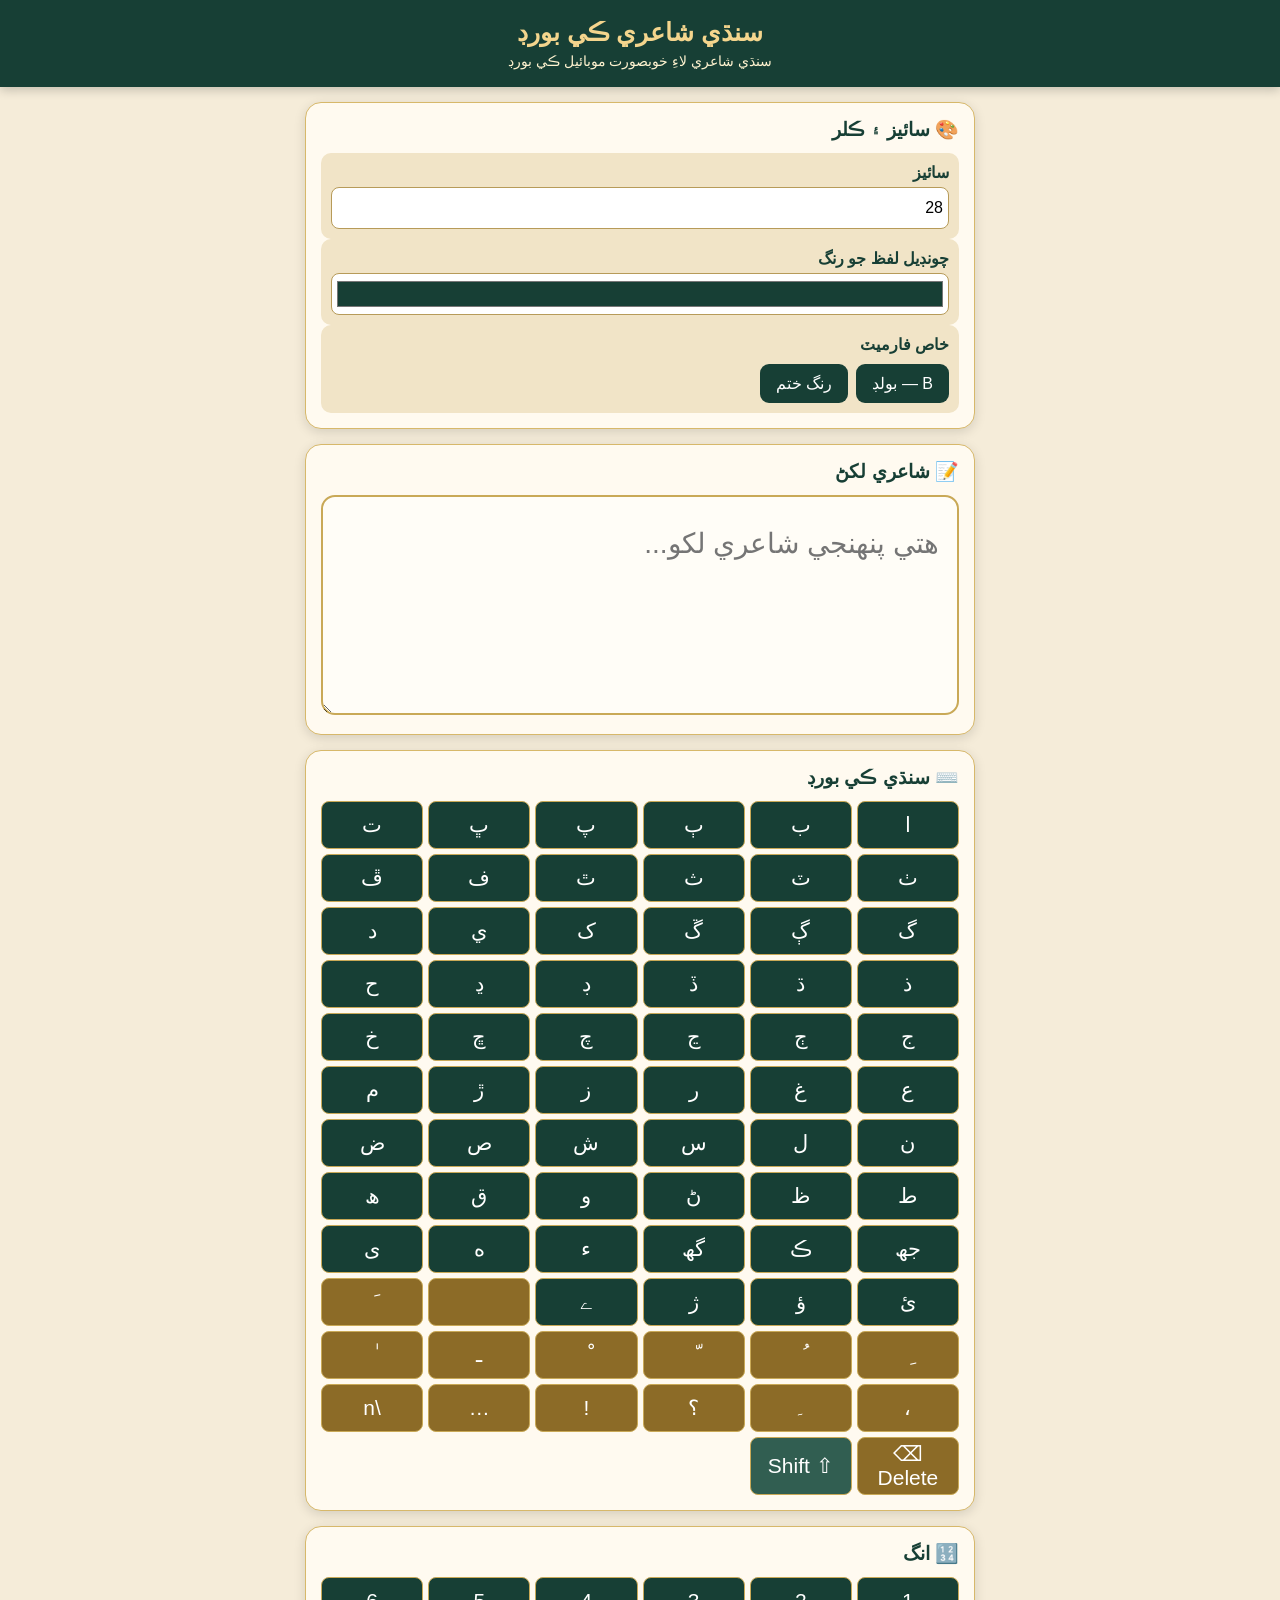
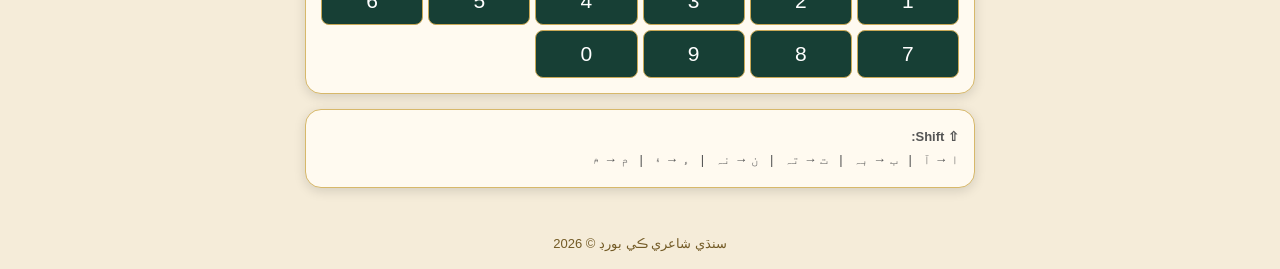
<file: index.html>
<!DOCTYPE html>
<html lang="sd" dir="rtl">
<head>

<meta charset="UTF-8">
<meta name="viewport" content="width=device-width, initial-scale=1.0">

<title>سنڌي شاعري ڪي بورڊ</title>

<link rel="manifest" href="./manifest.json">
<meta name="theme-color" content="#173f35">

<style>

*{
  box-sizing:border-box;
}

body{
  margin:0;
  background:#f5ecd9;
  color:#173f35;
  font-family:Arial,sans-serif;
}

.header{
  background:#173f35;
  color:#f4d58d;
  text-align:center;
  padding:18px 10px;
  box-shadow:0 3px 10px #0003;
}

.header h1{
  margin:0;
  font-size:25px;
}

.header p{
  margin:6px 0 0;
  color:#fff3d0;
  font-size:14px;
}

.container{
  max-width:700px;
  margin:auto;
  padding:15px;
}

.card{
  background:#fffaf0;
  border:1px solid #d7b86a;
  border-radius:16px;
  padding:15px;
  margin-bottom:15px;
  box-shadow:0 3px 12px #0002;
}

.card h2{
  margin:0 0 12px;
  font-size:19px;
  color:#173f35;
}

.controls{
  display:grid;
  grid-template-columns:1fr 1fr;
  gap:10px;
}

.control{
  background:#f1e4c7;
  padding:10px;
  border-radius:10px;
}

.control label{
  display:block;
  font-weight:bold;
  margin-bottom:5px;
}

select,
input[type="number"],
input[type="color"]{
  width:100%;
  min-height:42px;
  border:1px solid #b79b59;
  border-radius:8px;
  background:white;
  padding:5px;
  font-size:16px;
}

input[type="color"]{
  padding:3px;
}

.buttons{
  display:flex;
  gap:8px;
  flex-wrap:wrap;
  margin-top:10px;
}

button{
  border:0;
  border-radius:9px;
  padding:10px 16px;
  font-size:16px;
  cursor:pointer;
  background:#173f35;
  color:white;
}

button.active{
  background:#b58b28;
}

#poetryText{
  width:100%;
  min-height:220px;
  resize:vertical;
  padding:18px;
  border:2px solid #c9a957;
  border-radius:14px;
  background:#fffdf7;
  color:#173f35;
  outline:none;
  line-height:2.1;
  font-family:Arial,sans-serif;
  font-size:28px;
}

.keyboard{
  display:grid;
  grid-template-columns:repeat(6,1fr);
  gap:5px;
  margin-top:10px;
}

.key{
  min-height:48px;
  background:#173f35;
  color:#fff;
  border-radius:8px;
  border:1px solid #c9a957;
  font-size:21px;
  padding:4px;
  transition:.12s;
}

.key:active{
  transform:scale(.95);
  background:#b58b28;
}

.special{
  background:#8c6b27;
}

.shift{
  background:#315e51;
}

.shift.active{
  background:#b58b28;
  box-shadow:0 0 0 2px #f4d58d inset;
}

.info{
  font-size:13px;
  line-height:1.8;
  color:#555;
}

.footer{
  text-align:center;
  padding:18px;
  font-size:13px;
  color:#735b26;
}

@media(max-width:500px){

  .controls{
    grid-template-columns:1fr;
  }

  #poetryText{
    font-size:25px;
  }

  .keyboard{
    grid-template-columns:repeat(5,1fr);
  }

  .key{
    min-height:48px;
    font-size:20px;
    padding:3px;
  }

}

</style>
</head>

<body>

<div class="header">

  <h1>سنڌي شاعري ڪي بورڊ</h1>

  <p>
    سنڌي شاعري لاءِ خوبصورت موبائيل ڪي بورڊ
  </p>

</div>

<div class="container">

<!-- =========================
     SIZE / COLOR
========================= -->

<div class="card">

  <h2>🎨 سائيز ۽ ڪلر</h2>

  <div class="control">

    <label>سائيز</label>

    <input
      type="number"
      id="fontSize"
      value="28"
      min="12"
      max="80"
      oninput="changeSize()">

  </div>

  <div class="control">

    <label>چونڊيل لفظ جو رنگ</label>

    <input
      type="color"
      id="fontColor"
      value="#173f35"
      oninput="changeColor()">

  </div>

  <div class="control">

    <label>خاص فارميٽ</label>

    <div class="buttons">

      <button
        id="boldBtn"
        onclick="toggleBold()">
        B — بولڊ
      </button>

      <button
        onclick="removeColor()">
        رنگ ختم
      </button>

    </div>

  </div>

</div>


<!-- =========================
     POETRY
========================= -->

<div class="card">

  <h2>📝 شاعري لکڻ</h2>

  <textarea
    id="poetryText"
    placeholder="هتي پنهنجي شاعري لکو..."></textarea>

</div>


<!-- =========================
     SINDHI KEYBOARD
========================= -->

<div class="card">

  <h2>⌨️ سنڌي ڪي بورڊ</h2>

  <div class="keyboard" id="keyboard">


<!-- =========================
     SINDHI LETTERS
========================= -->

<button class="key" data-normal="ا" data-shift="آ" onclick="keyboardKey(this)">ا</button>

<button class="key" data-normal="ب" data-shift="بہ" onclick="keyboardKey(this)">ب</button>

<button class="key" data-normal="ٻ" onclick="keyboardKey(this)">ٻ</button>

<button class="key" data-normal="پ" onclick="keyboardKey(this)">پ</button>

<button class="key" data-normal="ڀ" onclick="keyboardKey(this)">ڀ</button>

<button class="key" data-normal="ت" data-shift="تہ" onclick="keyboardKey(this)">ت</button>


<button class="key" data-normal="ٺ" onclick="keyboardKey(this)">ٺ</button>

<button class="key" data-normal="ٽ" onclick="keyboardKey(this)">ٽ</button>

<button class="key" data-normal="ث" onclick="keyboardKey(this)">ث</button>

<button class="key" data-normal="ٿ" onclick="keyboardKey(this)">ٿ</button>

<button class="key" data-normal="ف" onclick="keyboardKey(this)">ف</button>

<button class="key" data-normal="ڦ" onclick="keyboardKey(this)">ڦ</button>


<button class="key" data-normal="گ" onclick="keyboardKey(this)">گ</button>

<button class="key" data-normal="ڳ" onclick="keyboardKey(this)">ڳ</button>

<button class="key" data-normal="ڱ" onclick="keyboardKey(this)">ڱ</button>

<button class="key" data-normal="ک" onclick="keyboardKey(this)">ک</button>

<button class="key" data-normal="ي" onclick="keyboardKey(this)">ي</button>


<button class="key" data-normal="د" onclick="keyboardKey(this)">د</button>

<button class="key" data-normal="ذ" onclick="keyboardKey(this)">ذ</button>

<button class="key" data-normal="ڌ" onclick="keyboardKey(this)">ڌ</button>

<button class="key" data-normal="ڏ" onclick="keyboardKey(this)">ڏ</button>

<button class="key" data-normal="ڊ" onclick="keyboardKey(this)">ڊ</button>

<button class="key" data-normal="ڍ" onclick="keyboardKey(this)">ڍ</button>


<button class="key" data-normal="ح" onclick="keyboardKey(this)">ح</button>

<button class="key" data-normal="ج" onclick="keyboardKey(this)">ج</button>

<button class="key" data-normal="ڄ" onclick="keyboardKey(this)">ڄ</button>

<button class="key" data-normal="ڃ" onclick="keyboardKey(this)">ڃ</button>

<button class="key" data-normal="چ" onclick="keyboardKey(this)">چ</button>

<button class="key" data-normal="ڇ" onclick="keyboardKey(this)">ڇ</button>


<button class="key" data-normal="خ" onclick="keyboardKey(this)">خ</button>

<button class="key" data-normal="ع" onclick="keyboardKey(this)">ع</button>

<button class="key" data-normal="غ" onclick="keyboardKey(this)">غ</button>

<button class="key" data-normal="ر" onclick="keyboardKey(this)">ر</button>

<button class="key" data-normal="ز" onclick="keyboardKey(this)">ز</button>

<button class="key" data-normal="ڙ" onclick="keyboardKey(this)">ڙ</button>


<button class="key" data-normal="م" data-shift="۾" onclick="keyboardKey(this)">م</button>

<button class="key" data-normal="ن" data-shift="نہ" onclick="keyboardKey(this)">ن</button>

<button class="key" data-normal="ل" onclick="keyboardKey(this)">ل</button>

<button class="key" data-normal="س" onclick="keyboardKey(this)">س</button>

<button class="key" data-normal="ش" onclick="keyboardKey(this)">ش</button>

<button class="key" data-normal="ص" onclick="keyboardKey(this)">ص</button>


<button class="key" data-normal="ض" onclick="keyboardKey(this)">ض</button>

<button class="key" data-normal="ط" onclick="keyboardKey(this)">ط</button>

<button class="key" data-normal="ظ" onclick="keyboardKey(this)">ظ</button>

<button class="key" data-normal="ڻ" onclick="keyboardKey(this)">ڻ</button>

<button class="key" data-normal="و" onclick="keyboardKey(this)">و</button>

<button class="key" data-normal="ق" onclick="keyboardKey(this)">ق</button>


<button class="key" data-normal="ھ" onclick="keyboardKey(this)">ھ</button>

<button class="key" data-normal="جھ" onclick="keyboardKey(this)">جھ</button>

<button class="key" data-normal="ڪ" onclick="keyboardKey(this)">ڪ</button>

<button class="key" data-normal="گھ" onclick="keyboardKey(this)">گھ</button>

<button class="key" data-normal="ء" data-shift="۽" onclick="keyboardKey(this)">ء</button>


<!-- =========================
     EXTRA LETTERS
========================= -->

<button class="key" data-normal="ه" onclick="keyboardKey(this)">ه</button>

<button class="key" data-normal="ى" onclick="keyboardKey(this)">ى</button>

<button class="key" data-normal="ئ" onclick="keyboardKey(this)">ئ</button>

<button class="key" data-normal="ؤ" onclick="keyboardKey(this)">ؤ</button>

<button class="key" data-normal="ژ" onclick="keyboardKey(this)">ژ</button>

<button class="key" data-normal="ے" onclick="keyboardKey(this)">ے</button>


<!-- =========================
     SPACE
========================= -->

<button
  class="key special"
  data-normal=" "
  onclick="keyboardKey(this)">
  Space
</button>


<!-- =========================
     SPECIAL MARKS
========================= -->

<button class="key special" data-normal="َ" onclick="keyboardKey(this)">َ</button>

<button class="key special" data-normal="ِ" onclick="keyboardKey(this)">ِ</button>

<button class="key special" data-normal="ُ" onclick="keyboardKey(this)">ُ</button>

<button class="key special" data-normal="ّ" onclick="keyboardKey(this)">ّ</button>

<button class="key special" data-normal="ْ" onclick="keyboardKey(this)">ْ</button>

<button class="key special" data-normal="ـ" onclick="keyboardKey(this)">ـ</button>

<button class="key special" data-normal="ٰ" onclick="keyboardKey(this)">ٰ</button>


<!-- =========================
     PUNCTUATION
========================= -->

<button class="key special" data-normal="،" onclick="keyboardKey(this)">،</button>

<button class="key special" data-normal="۔" onclick="keyboardKey(this)">۔</button>

<button class="key special" data-normal="؟" onclick="keyboardKey(this)">؟</button>

<button class="key special" data-normal="!" onclick="keyboardKey(this)">!</button>

<button class="key special" data-normal="…" onclick="keyboardKey(this)">…</button>

<button class="key special" data-normal="\n" onclick="keyboardKey(this)">↵</button>


<!-- =========================
     DELETE / SHIFT
========================= -->

<button
  class="key special"
  onclick="backspace()">
  ⌫ Delete
</button>

<button
  id="shiftButton"
  class="key shift"
  onclick="shiftKey()">
  ⇧ Shift
</button>

  </div>

</div>


<!-- =========================
     NUMBERS
========================= -->

<div class="card">

  <h2>🔢 انگ</h2>

  <div class="keyboard">

    <button class="key" onclick="writeChar('1')">1</button>

    <button class="key" onclick="writeChar('2')">2</button>

    <button class="key" onclick="writeChar('3')">3</button>

    <button class="key" onclick="writeChar('4')">4</button>

    <button class="key" onclick="writeChar('5')">5</button>

    <button class="key" onclick="writeChar('6')">6</button>

    <button class="key" onclick="writeChar('7')">7</button>

    <button class="key" onclick="writeChar('8')">8</button>

    <button class="key" onclick="writeChar('9')">9</button>

    <button class="key" onclick="writeChar('0')">0</button>

  </div>

</div>


<!-- =========================
     SHIFT INFO
========================= -->

<div class="card info">

  <b>⇧ Shift:</b><br>

  ا → آ &nbsp; | &nbsp;
  ب → بہ &nbsp; | &nbsp;
  ت → تہ &nbsp; | &nbsp;
  ن → نہ &nbsp; | &nbsp;
  ء → ۽ &nbsp; | &nbsp;
  م → ۾

</div>

</div>


<!-- =========================
     FOOTER
========================= -->

<div class="footer">

  سنڌي شاعري ڪي بورڊ © 2026

</div>


<script>

/* =========================
   ELEMENTS
========================= */

const textBox =
document.getElementById("poetryText");

const fontSize =
document.getElementById("fontSize");

const fontColor =
document.getElementById("fontColor");

const shiftButton =
document.getElementById("shiftButton");

let bold = false;

let shifted = false;


/* =========================
   SIZE
========================= */

function changeSize(){

  const size =
    fontSize.value + "px";

  textBox.style.fontSize =
    size;

  localStorage.setItem(
    "keyboardFontSize",
    fontSize.value
  );

}


/* =========================
   COLOR
========================= */

function changeColor(){

  textBox.style.color =
    fontColor.value;

  localStorage.setItem(
    "keyboardColor",
    fontColor.value
  );

}


function removeColor(){

  fontColor.value =
    "#173f35";

  changeColor();

}


/* =========================
   BOLD
========================= */

function toggleBold(){

  bold = !bold;

  textBox.style.fontWeight =
    bold ? "bold" : "normal";

  document
    .getElementById("boldBtn")
    .classList
    .toggle(
      "active",
      bold
    );

}


/* =========================
   WRITE
========================= */

function writeChar(char){

  const start =
    textBox.selectionStart;

  const end =
    textBox.selectionEnd;

  textBox.value =
    textBox.value.substring(0,start) +
    char +
    textBox.value.substring(end);

  const newPosition =
    start + char.length;

  textBox.selectionStart =
    textBox.selectionEnd =
    newPosition;

  textBox.focus();

}


/* =========================
   KEYBOARD KEY
========================= */

function keyboardKey(button){

  const normal =
    button.dataset.normal;

  const shift =
    button.dataset.shift;

  let character =
    normal;

  if(shifted && shift){

    character =
      shift;

  }

  writeChar(character);

  if(shifted){

    shifted = false;

    shiftButton
      .classList
      .remove("active");

    resetKeyboardLabels();

  }

}


/* =========================
   DELETE
========================= */

function backspace(){

  const start =
    textBox.selectionStart;

  const end =
    textBox.selectionEnd;

  if(start !== end){

    textBox.value =
      textBox.value.substring(0,start) +
      textBox.value.substring(end);

    textBox.selectionStart =
      textBox.selectionEnd =
      start;

  }

  else if(start > 0){

    const before =
      textBox.value.substring(
        0,
        start
      );

    const after =
      textBox.value.substring(
        end
      );

    const chars =
      Array.from(before);

    chars.pop();

    textBox.value =
      chars.join("") +
      after;

    const newPosition =
      Array.from(
        chars.join("")
      ).length;

    textBox.selectionStart =
      textBox.selectionEnd =
      newPosition;

  }

  textBox.focus();

}


/* =========================
   SHIFT
========================= */

function shiftKey(){

  shifted = !shifted;

  shiftButton
    .classList
    .toggle(
      "active",
      shifted
    );

  document
    .querySelectorAll(
      ".key[data-shift]"
    )
    .forEach(button => {

      button.textContent =
        shifted
        ? button.dataset.shift
        : button.dataset.normal;

    });

}


/* =========================
   RESET NORMAL LABELS
========================= */

function resetKeyboardLabels(){

  document
    .querySelectorAll(
      ".key[data-normal]"
    )
    .forEach(button => {

      button.textContent =
        button.dataset.normal === "\n"
        ? "↵"
        : button.dataset.normal;

    });

}


/* =========================
   RESTORE SAVED SETTINGS
========================= */

window.addEventListener(
  "DOMContentLoaded",
  () => {

    const savedSize =
      localStorage.getItem(
        "keyboardFontSize"
      );

    const savedColor =
      localStorage.getItem(
        "keyboardColor"
      );


    if(savedSize){

      fontSize.value =
        savedSize;

    }


    if(savedColor){

      fontColor.value =
        savedColor;

    }


    shifted = false;

    resetKeyboardLabels();

    changeSize();

    changeColor();

  }
);

</script>

</body>
</html>
</file>
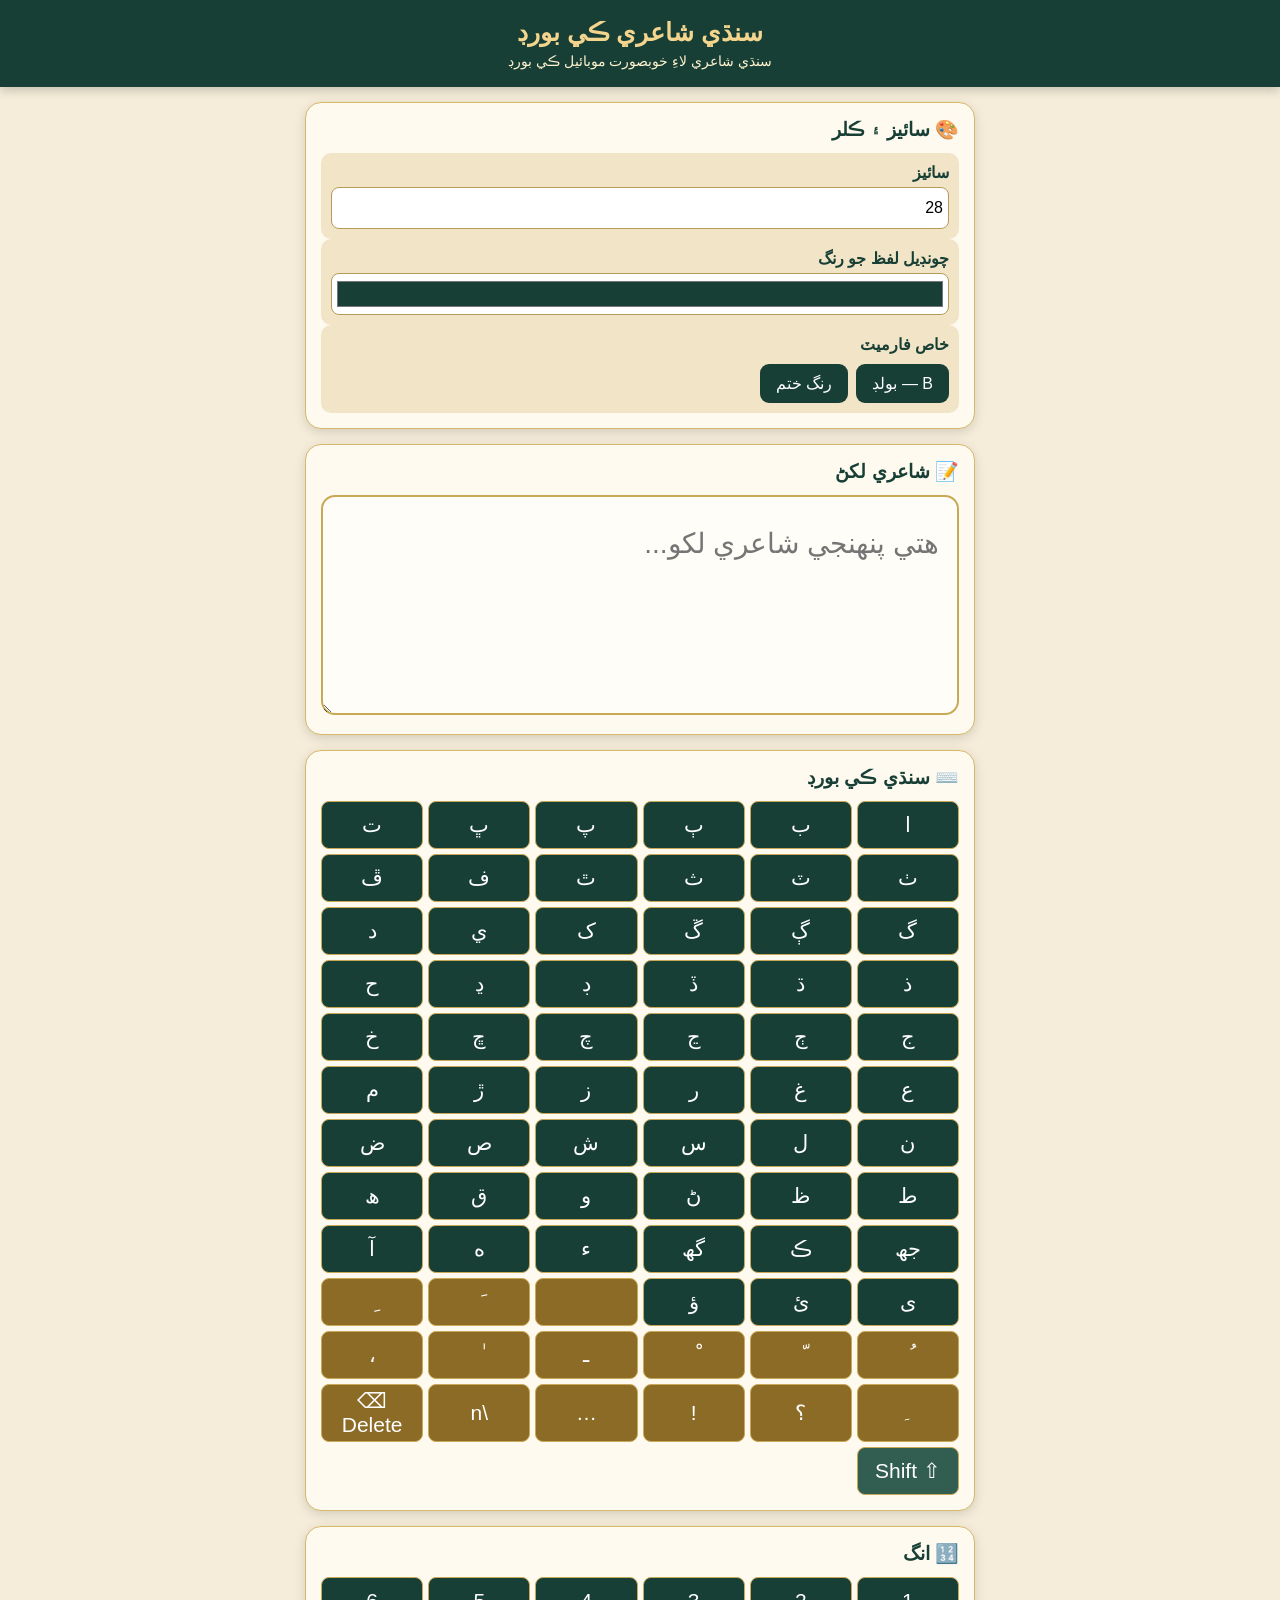
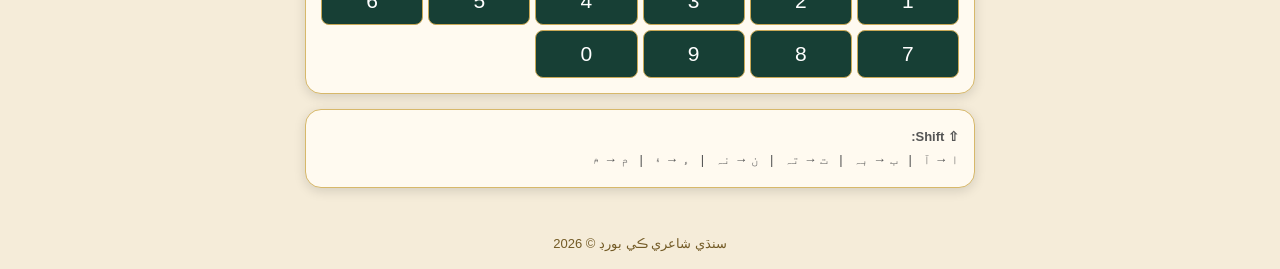
<file: app/src/main/assets/index.html>
<!DOCTYPE html>
<html lang="sd" dir="rtl">
<head>

<meta charset="UTF-8">
<meta name="viewport" content="width=device-width, initial-scale=1.0">

<title>سنڌي شاعري ڪي بورڊ</title>

<link rel="manifest" href="./manifest.json">
<meta name="theme-color" content="#173f35">

<style>

*{
  box-sizing:border-box;
}


/* =========================
   BODY
========================= */

body{
  margin:0;
  background:#f5ecd9;
  color:#173f35;
  font-family:Arial,sans-serif;
}


/* =========================
   HEADER
========================= */

.header{
  background:#173f35;
  color:#f4d58d;
  text-align:center;
  padding:18px 10px;
  box-shadow:0 3px 10px #0003;
}

.header h1{
  margin:0;
  font-size:25px;
}

.header p{
  margin:6px 0 0;
  color:#fff3d0;
  font-size:14px;
}


/* =========================
   CONTAINER
========================= */

.container{
  max-width:700px;
  margin:auto;
  padding:15px;
}


/* =========================
   CARD
========================= */

.card{
  background:#fffaf0;
  border:1px solid #d7b86a;
  border-radius:16px;
  padding:15px;
  margin-bottom:15px;
  box-shadow:0 3px 12px #0002;
}

.card h2{
  margin:0 0 12px;
  font-size:19px;
  color:#173f35;
}


/* =========================
   CONTROLS
========================= */

.controls{
  display:grid;
  grid-template-columns:1fr 1fr;
  gap:10px;
}

.control{
  background:#f1e4c7;
  padding:10px;
  border-radius:10px;
}

.control label{
  display:block;
  font-weight:bold;
  margin-bottom:5px;
}

select,
input[type="number"],
input[type="color"]{
  width:100%;
  min-height:42px;
  border:1px solid #b79b59;
  border-radius:8px;
  background:white;
  padding:5px;
  font-size:16px;
}

input[type="color"]{
  padding:3px;
}


/* =========================
   BUTTONS
========================= */

.buttons{
  display:flex;
  gap:8px;
  flex-wrap:wrap;
  margin-top:10px;
}

button{
  border:0;
  border-radius:9px;
  padding:10px 16px;
  font-size:16px;
  cursor:pointer;
  background:#173f35;
  color:white;
}

button.active{
  background:#b58b28;
}


/* =========================
   POETRY TEXT
========================= */

#poetryText{
  width:100%;
  min-height:220px;
  resize:vertical;
  padding:18px;
  border:2px solid #c9a957;
  border-radius:14px;
  background:#fffdf7;
  color:#173f35;
  outline:none;
  line-height:2.1;
  font-family:Arial,sans-serif;
  font-size:28px;
}


/* =========================
   KEYBOARD
========================= */

.keyboard{
  display:grid;
  grid-template-columns:repeat(6,1fr);
  gap:5px;
  margin-top:10px;
}

.key{
  min-height:48px;
  background:#173f35;
  color:#fff;
  border-radius:8px;
  border:1px solid #c9a957;
  font-size:21px;
  padding:4px;
  transition:.12s;
}

.key:active{
  transform:scale(.95);
  background:#b58b28;
}

.special{
  background:#8c6b27;
}

.shift{
  background:#315e51;
}

.shift.active{
  background:#b58b28;
  box-shadow:0 0 0 2px #f4d58d inset;
}


/* =========================
   INFO
========================= */

.info{
  font-size:13px;
  line-height:1.8;
  color:#555;
}


/* =========================
   FOOTER
========================= */

.footer{
  text-align:center;
  padding:18px;
  font-size:13px;
  color:#735b26;
}


/* =========================
   MOBILE
========================= */

@media(max-width:500px){

  .controls{
    grid-template-columns:1fr;
  }

  #poetryText{
    font-size:25px;
  }

  .keyboard{
    grid-template-columns:repeat(5,1fr);
  }

  .key{
    min-height:48px;
    font-size:20px;
    padding:3px;
  }

}

</style>
</head>

<body>


<div class="header">

  <h1>سنڌي شاعري ڪي بورڊ</h1>

  <p>
    سنڌي شاعري لاءِ خوبصورت موبائيل ڪي بورڊ
  </p>

</div>


<div class="container">


<!-- =========================
     SIZE / COLOR
========================= -->

<div class="card">

  <h2>🎨 سائيز ۽ ڪلر</h2>


  <div class="control">

    <label>سائيز</label>

    <input
      type="number"
      id="fontSize"
      value="28"
      min="12"
      max="80"
      oninput="changeSize()">

  </div>


  <div class="control">

    <label>چونڊيل لفظ جو رنگ</label>

    <input
      type="color"
      id="fontColor"
      value="#173f35"
      oninput="changeColor()">

  </div>


  <div class="control">

    <label>خاص فارميٽ</label>

    <div class="buttons">

      <button
        id="boldBtn"
        onclick="toggleBold()">
        B — بولڊ
      </button>

      <button
        onclick="removeColor()">
        رنگ ختم
      </button>

    </div>

  </div>

</div>


<!-- =========================
     POETRY
========================= -->

<div class="card">

  <h2>📝 شاعري لکڻ</h2>

  <textarea
    id="poetryText"
    placeholder="هتي پنهنجي شاعري لکو..."></textarea>

</div>


<!-- =========================
     SINDHI KEYBOARD
========================= -->

<div class="card">

  <h2>⌨️ سنڌي ڪي بورڊ</h2>

  <div class="keyboard" id="keyboard">


<!-- EXACT ALPHABET ORDER -->

<button class="key" data-normal="ا" data-shift="آ" onclick="keyboardKey(this)">ا</button>

<button class="key" data-normal="ب" data-shift="بہ" onclick="keyboardKey(this)">ب</button>

<button class="key" data-normal="ٻ" onclick="keyboardKey(this)">ٻ</button>

<button class="key" data-normal="پ" onclick="keyboardKey(this)">پ</button>

<button class="key" data-normal="ڀ" onclick="keyboardKey(this)">ڀ</button>

<button class="key" data-normal="ت" data-shift="تہ" onclick="keyboardKey(this)">ت</button>


<button class="key" data-normal="ٺ" onclick="keyboardKey(this)">ٺ</button>

<button class="key" data-normal="ٽ" onclick="keyboardKey(this)">ٽ</button>

<button class="key" data-normal="ث" onclick="keyboardKey(this)">ث</button>

<button class="key" data-normal="ٿ" onclick="keyboardKey(this)">ٿ</button>

<button class="key" data-normal="ف" onclick="keyboardKey(this)">ف</button>

<button class="key" data-normal="ڦ" onclick="keyboardKey(this)">ڦ</button>


<button class="key" data-normal="گ" onclick="keyboardKey(this)">گ</button>

<button class="key" data-normal="ڳ" onclick="keyboardKey(this)">ڳ</button>

<button class="key" data-normal="ڱ" onclick="keyboardKey(this)">ڱ</button>

<button class="key" data-normal="ک" onclick="keyboardKey(this)">ک</button>

<button class="key" data-normal="ي" onclick="keyboardKey(this)">ي</button>


<button class="key" data-normal="د" onclick="keyboardKey(this)">د</button>

<button class="key" data-normal="ذ" onclick="keyboardKey(this)">ذ</button>

<button class="key" data-normal="ڌ" onclick="keyboardKey(this)">ڌ</button>

<button class="key" data-normal="ڏ" onclick="keyboardKey(this)">ڏ</button>

<button class="key" data-normal="ڊ" onclick="keyboardKey(this)">ڊ</button>

<button class="key" data-normal="ڍ" onclick="keyboardKey(this)">ڍ</button>


<button class="key" data-normal="ح" onclick="keyboardKey(this)">ح</button>

<button class="key" data-normal="ج" onclick="keyboardKey(this)">ج</button>

<button class="key" data-normal="ڄ" onclick="keyboardKey(this)">ڄ</button>

<button class="key" data-normal="ڃ" onclick="keyboardKey(this)">ڃ</button>

<button class="key" data-normal="چ" onclick="keyboardKey(this)">چ</button>

<button class="key" data-normal="ڇ" onclick="keyboardKey(this)">ڇ</button>


<button class="key" data-normal="خ" onclick="keyboardKey(this)">خ</button>

<button class="key" data-normal="ع" onclick="keyboardKey(this)">ع</button>

<button class="key" data-normal="غ" onclick="keyboardKey(this)">غ</button>

<button class="key" data-normal="ر" onclick="keyboardKey(this)">ر</button>

<button class="key" data-normal="ز" onclick="keyboardKey(this)">ز</button>

<button class="key" data-normal="ڙ" onclick="keyboardKey(this)">ڙ</button>


<button class="key" data-normal="م" data-shift="۾" onclick="keyboardKey(this)">م</button>

<button class="key" data-normal="ن" data-shift="نہ" onclick="keyboardKey(this)">ن</button>

<button class="key" data-normal="ل" onclick="keyboardKey(this)">ل</button>


<button class="key" data-normal="س" onclick="keyboardKey(this)">س</button>

<button class="key" data-normal="ش" onclick="keyboardKey(this)">ش</button>

<button class="key" data-normal="ص" onclick="keyboardKey(this)">ص</button>


<button class="key" data-normal="ض" onclick="keyboardKey(this)">ض</button>

<button class="key" data-normal="ط" onclick="keyboardKey(this)">ط</button>

<button class="key" data-normal="ظ" onclick="keyboardKey(this)">ظ</button>

<button class="key" data-normal="ڻ" onclick="keyboardKey(this)">ڻ</button>

<button class="key" data-normal="و" onclick="keyboardKey(this)">و</button>

<button class="key" data-normal="ق" onclick="keyboardKey(this)">ق</button>


<button class="key" data-normal="ھ" onclick="keyboardKey(this)">ھ</button>

<button class="key" data-normal="جھ" onclick="keyboardKey(this)">جھ</button>

<button class="key" data-normal="ڪ" onclick="keyboardKey(this)">ڪ</button>

<button class="key" data-normal="گھ" onclick="keyboardKey(this)">گھ</button>

<button class="key" data-normal="ء" data-shift="۽" onclick="keyboardKey(this)">ء</button>


<!-- اضافي اکر -->

<button class="key" data-normal="ه" onclick="keyboardKey(this)">ه</button>

<button class="key" data-normal="آ" onclick="keyboardKey(this)">آ</button>

<button class="key" data-normal="ى" onclick="keyboardKey(this)">ى</button>

<button class="key" data-normal="ئ" onclick="keyboardKey(this)">ئ</button>

<button class="key" data-normal="ؤ" onclick="keyboardKey(this)">ؤ</button>


<!-- SPACE -->

<button
  class="key special"
  data-normal=" "
  onclick="keyboardKey(this)">
  Space
</button>


<!-- SPECIAL MARKS -->

<button class="key special" data-normal="َ" onclick="keyboardKey(this)">َ</button>

<button class="key special" data-normal="ِ" onclick="keyboardKey(this)">ِ</button>

<button class="key special" data-normal="ُ" onclick="keyboardKey(this)">ُ</button>

<button class="key special" data-normal="ّ" onclick="keyboardKey(this)">ّ</button>

<button class="key special" data-normal="ْ" onclick="keyboardKey(this)">ْ</button>

<button class="key special" data-normal="ـ" onclick="keyboardKey(this)">ـ</button>

<button class="key special" data-normal="ٰ" onclick="keyboardKey(this)">ٰ</button>


<!-- PUNCTUATION -->

<button class="key special" data-normal="،" onclick="keyboardKey(this)">،</button>

<button class="key special" data-normal="۔" onclick="keyboardKey(this)">۔</button>

<button class="key special" data-normal="؟" onclick="keyboardKey(this)">؟</button>

<button class="key special" data-normal="!" onclick="keyboardKey(this)">!</button>

<button class="key special" data-normal="…" onclick="keyboardKey(this)">…</button>

<button class="key special" data-normal="\n" onclick="keyboardKey(this)">↵</button>


<!-- DELETE / SHIFT -->

<button
  class="key special"
  onclick="backspace()">
  ⌫ Delete
</button>

<button
  id="shiftButton"
  class="key shift"
  onclick="shiftKey()">
  ⇧ Shift
</button>


  </div>

</div>


<!-- =========================
     NUMBERS
========================= -->

<div class="card">

  <h2>🔢 انگ</h2>

  <div class="keyboard">

    <button class="key" onclick="writeChar('1')">1</button>

    <button class="key" onclick="writeChar('2')">2</button>

    <button class="key" onclick="writeChar('3')">3</button>

    <button class="key" onclick="writeChar('4')">4</button>

    <button class="key" onclick="writeChar('5')">5</button>


    <button class="key" onclick="writeChar('6')">6</button>

    <button class="key" onclick="writeChar('7')">7</button>

    <button class="key" onclick="writeChar('8')">8</button>

    <button class="key" onclick="writeChar('9')">9</button>

    <button class="key" onclick="writeChar('0')">0</button>

  </div>

</div>


<!-- =========================
     SHIFT INFO
========================= -->

<div class="card info">

  <b>⇧ Shift:</b><br>

  ا → آ &nbsp; | &nbsp;
  ب → بہ &nbsp; | &nbsp;
  ت → تہ &nbsp; | &nbsp;
  ن → نہ &nbsp; | &nbsp;
  ء → ۽ &nbsp; | &nbsp;
  م → ۾

</div>


</div>


<!-- =========================
     FOOTER
========================= -->

<div class="footer">

  سنڌي شاعري ڪي بورڊ © 2026

</div>


<script>


/* =========================
   ELEMENTS
========================= */

const textBox =
document.getElementById("poetryText");

const fontSize =
document.getElementById("fontSize");

const fontColor =
document.getElementById("fontColor");

const shiftButton =
document.getElementById("shiftButton");

let bold = false;

let shifted = false;


/* =========================
   SIZE
========================= */

function changeSize(){

  const size =
    fontSize.value + "px";

  textBox.style.fontSize =
    size;

  localStorage.setItem(
    "keyboardFontSize",
    fontSize.value
  );

}


/* =========================
   COLOR
========================= */

function changeColor(){

  textBox.style.color =
    fontColor.value;

  localStorage.setItem(
    "keyboardColor",
    fontColor.value
  );

}


function removeColor(){

  fontColor.value =
    "#173f35";

  changeColor();

}


/* =========================
   BOLD
========================= */

function toggleBold(){

  bold = !bold;

  textBox.style.fontWeight =
    bold ? "bold" : "normal";

  document
    .getElementById("boldBtn")
    .classList
    .toggle(
      "active",
      bold
    );

}


/* =========================
   WRITE
========================= */

function writeChar(char){

  /* Android native keyboard */
  if (window.AndroidKeyboard) {
    AndroidKeyboard.typeText(char);
    return;
  }

  /* Web version */
  const start =
    textBox.selectionStart;

  const end =
    textBox.selectionEnd;

  textBox.value =
    textBox.value.substring(0,start) +
    char +
    textBox.value.substring(end);

  const newPosition =
    start + char.length;

  textBox.selectionStart =
    textBox.selectionEnd =
    newPosition;

  textBox.focus();

}


/* =========================
   KEYBOARD KEY
========================= */

function keyboardKey(button){

  const normal =
    button.dataset.normal;

  const shift =
    button.dataset.shift;

  let character =
    normal;

  if(shifted && shift){

    character =
      shift;

  }

  writeChar(character);

  if(shifted){

    shifted = false;

    shiftButton
      .classList
      .remove("active");

    resetKeyboardLabels();

  }

}


/* =========================
   DELETE
========================= */

function backspace(){

  /* Android native keyboard */
  if (window.AndroidKeyboard) {
    AndroidKeyboard.deleteText();
    return;
  }

  /* Web version */
  const start =
    textBox.selectionStart;

  const end =
    textBox.selectionEnd;

  if(start !== end){

    textBox.value =
      textBox.value.substring(0,start) +
      textBox.value.substring(end);

    textBox.selectionStart =
      textBox.selectionEnd =
      start;

  }

  else if(start > 0){

    const before =
      textBox.value.substring(
        0,
        start
      );

    const after =
      textBox.value.substring(
        end
      );

    const chars =
      Array.from(before);

    chars.pop();

    textBox.value =
      chars.join("") +
      after;

    const newPosition =
      Array.from(
        chars.join("")
      ).length;

    textBox.selectionStart =
      textBox.selectionEnd =
      newPosition;

  }

  textBox.focus();

}


/* =========================
   SHIFT
========================= */

function shiftKey(){

  shifted = !shifted;

  shiftButton
    .classList
    .toggle(
      "active",
      shifted
    );

  document
    .querySelectorAll(
      ".key[data-shift]"
    )
    .forEach(button => {

      button.textContent =
        shifted
        ? button.dataset.shift
        : button.dataset.normal;

    });

}


/* =========================
   RESET NORMAL LABELS
========================= */

function resetKeyboardLabels(){

  document
    .querySelectorAll(
      ".key[data-normal]"
    )
    .forEach(button => {

      button.textContent =
        button.dataset.normal === "\n"
        ? "↵"
        : button.dataset.normal;

    });

}


/* =========================
   RESTORE SAVED SETTINGS
========================= */

window.addEventListener(
  "DOMContentLoaded",
  () => {

    const savedSize =
      localStorage.getItem(
        "keyboardFontSize"
      );

    const savedColor =
      localStorage.getItem(
        "keyboardColor"
      );


    /* Size */

    if(savedSize){

      fontSize.value =
        savedSize;

    }


    /* Color */

    if(savedColor){

      fontColor.value =
        savedColor;

    }


    shifted = false;

    resetKeyboardLabels();

    changeSize();

    changeColor();

  }
);


</script>

</body>
</html>
</file>
